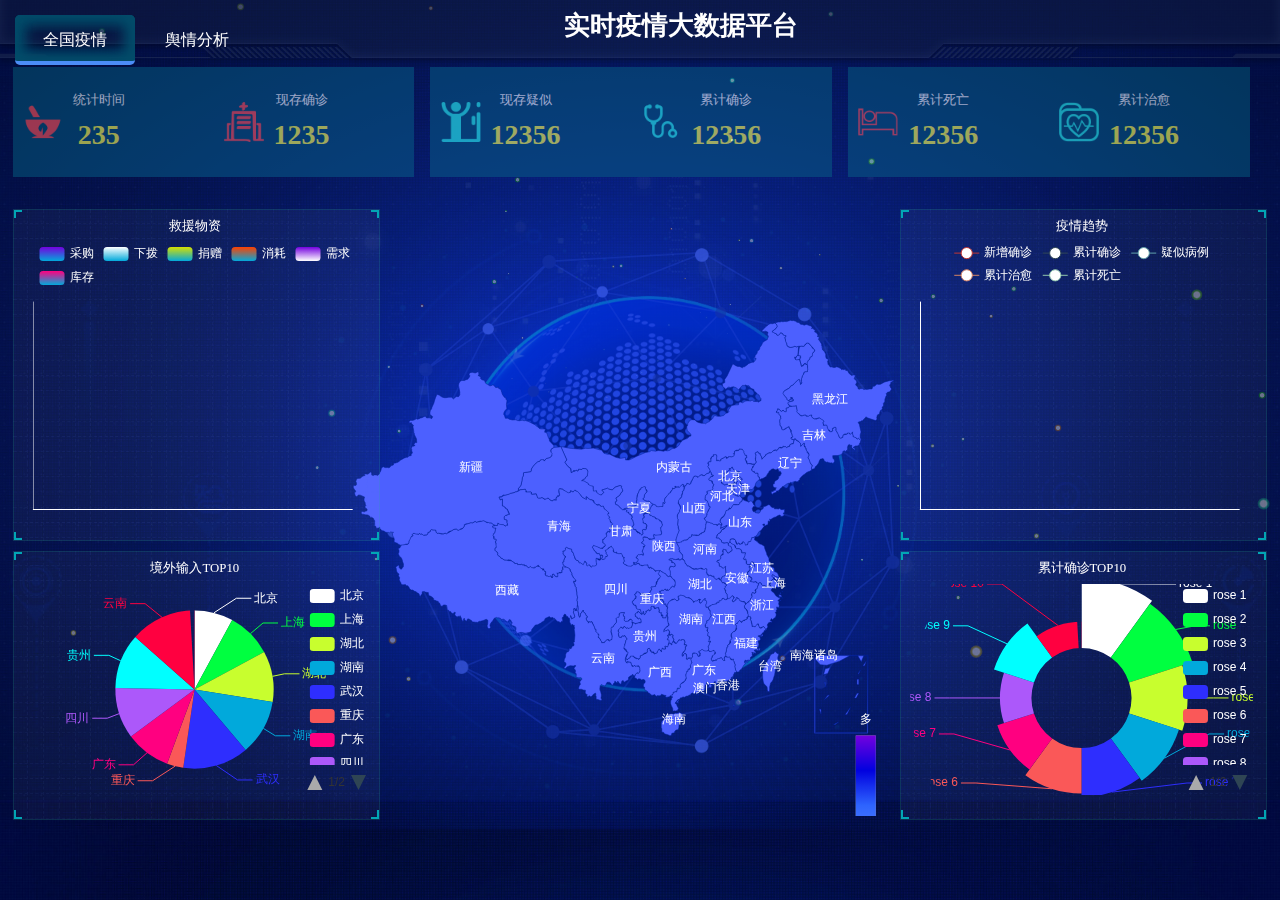
<file: webui/src/main/resources/static/index.html>
<!doctype html>
<html>

<head>
    <meta charset="utf-8">
    <title>实时疫情大数据平台</title>
    <script type="text/javascript" src="js/jquery.js"></script>
    <link rel="stylesheet" href="css/comon0.css">
    <link rel="stylesheet" href="css/index.css">
</head>
<script>
    $(window).load(function () {
        $(".loading").fadeOut();
        window.addEventListener("scroll",e=>{
            if(document.documentElement.scrollTop>window.innerHeight*0.5){
                e.preventDefault();
                console.log(window.innerHeight)
            //document.documentElement.scrollTop=window.innerHeight*0.5;
        }
        });
    })

    /****/
    $(document).ready(function () {
        var whei = $(window).width()
        $("html").css({ fontSize: whei / 20 })
        $(window).resize(function () {
            var whei = $(window).width()
            $("html").css({ fontSize: whei / 20 })
        });
    });
</script>
<script type="text/javascript" src="js/echarts.min.js"></script>
<!-- <script language="JavaScript" src="js/bar.js"></script> -->
<script language="JavaScript" src="js/js.js"></script>

<body>
<div class="canvas" style="opacity: .4;z-index: 0">
    <iframe frameborder="0" src="js/index.html" style="width: 100%; height: 800px"></iframe>
</div>
<div class="loading">
    <div class="loadbox"> <img src="picture/loading.gif"> 页面加载中... </div>
</div>
<div class="head">
    <div class="left nav">
        <ul>
            <li class="nav_active"><a href="index.html">全国疫情</a> </li>
<!--            <li><a href="#">城市疫情</a> </li>-->
<!--            <li><a href="#">趋势分析</a> </li>-->
            <li><a href="./sun.html">舆情分析</a> </li>
        </ul>
    </div>
    <h1>实时疫情大数据平台</h1>
    <div class="weather">
        <span id="showTime"></span>
    </div>

    <script>
        var t = null;
        t = setTimeout(time, 1000);//開始运行
        function time() {
            clearTimeout(t);//清除定时器
            dt = new Date();
            var y = dt.getFullYear();
            var mt = dt.getMonth() + 1;
            var day = dt.getDate();
            var h = dt.getHours();//获取时
            var m = dt.getMinutes();//获取分
            var s = dt.getSeconds();//获取秒
            document.getElementById("showTime").innerHTML = y + "年" + mt + "月" + day + "-" + h + "时" + m + "分" + s + "秒";
            t = setTimeout(time, 1000); //设定定时器，循环运行
        }

    </script>
</div>
<!-- 全国疫情表单 -->
<div class="con_div">
    <div class="con_div_text left">
        <div class="con_div_text01 left">
            <img src="./images/info_2.png" class="left text01_img" />
            <div class="left text01_div">
                <p>统计时间</p>
                <p id="datetime">235</p>
            </div>
        </div>
        <div class="con_div_text01 right">
<!--            <img src="./images/info_2.png" class="left text01_img" />-->
<!--            <div class="left text01_div">-->
<!--                <p>统计时间</p>-->
<!--                <p id="datetime">235</p>-->
<!--            </div>-->
            <img src="./images/info_1.png" class="left text01_img" />
            <div class="left text01_div">
                <p>现存确诊</p>
                <p class="que">1235</p>
            </div>
        </div>
    </div>
    <div class="con_div_text left">
        <div class="con_div_text01 left">
            <img src="./images/info_3.png" class="left text01_img" />
            <div class="left text01_div">
                <p>现存疑似</p>
                <p class="sky" id="suspectedCount">12356</p>
            </div>
        </div>
        <div class="con_div_text01 right">
            <img src="./images/info_4.png" class="left text01_img" />
            <div class="left text01_div">
                <p>累计确诊</p>
                <p class="sky" id="confirmedCount">12356</p>
            </div>
        </div>
    </div>
    <div class="con_div_text left">
        <div class="con_div_text01 left">
            <img src="./images/info_5.png" class="left text01_img" />
            <div class="left text01_div">
                <p>累计死亡</p>
                <p class="org" id="deadCount">12356</p>
            </div>
        </div>
        <div class="con_div_text01 right">
            <img src="./images/info_6.png" class="left text01_img" />
            <div class="left text01_div">
                <p>累计治愈</p>
                <p class="org" id="curedCount">12356</p>
            </div>
        </div>
    </div>
</div>

<div class="mainbox">
    <ul class="clearfix">
        <li>
            <div class="boxall" style="height: 5.2rem">
                <div class="alltitle">救援物资</div>
                <div class="allnav" id="echart1"></div>
                <div class="boxfoot"></div>
            </div>
            <div class="boxall" style="height: 4.2rem">
                <div class="alltitle">境外输入TOP10</div>
                <div class="allnav" id="echart2"></div>
                <div class="boxfoot"></div>
            </div>
        </li>
        <li>
            <div class="map">
                <div class="map1"><img src="picture/lbx.png"></div>
                <div class="map2"><img src="picture/jt.png"></div>
                <div class="map3"><img src="picture/map.png"></div>
                <div class="map4" id="map_1" style="z-index: 111"></div>
            </div>
        </li>
        <li>
            <div class="boxall" style="height:5.2rem">
                <div class="alltitle">疫情趋势</div>
                <div class="allnav" id="echart4"></div>
                <div class="boxfoot"></div>
            </div>
            <div class="boxall" style="height: 4.2rem">
                <div class="alltitle">累计确诊TOP10</div>
                <div class="allnav" id="echart5"></div>
                <div class="boxfoot"></div>
            </div>
        </li>
    </ul>
</div>
<div class="back"></div>

<script type="text/javascript" src="js/china.js"></script>
<script type="text/javascript" src="js/area.js"></script>
</body>

</html>
</file>
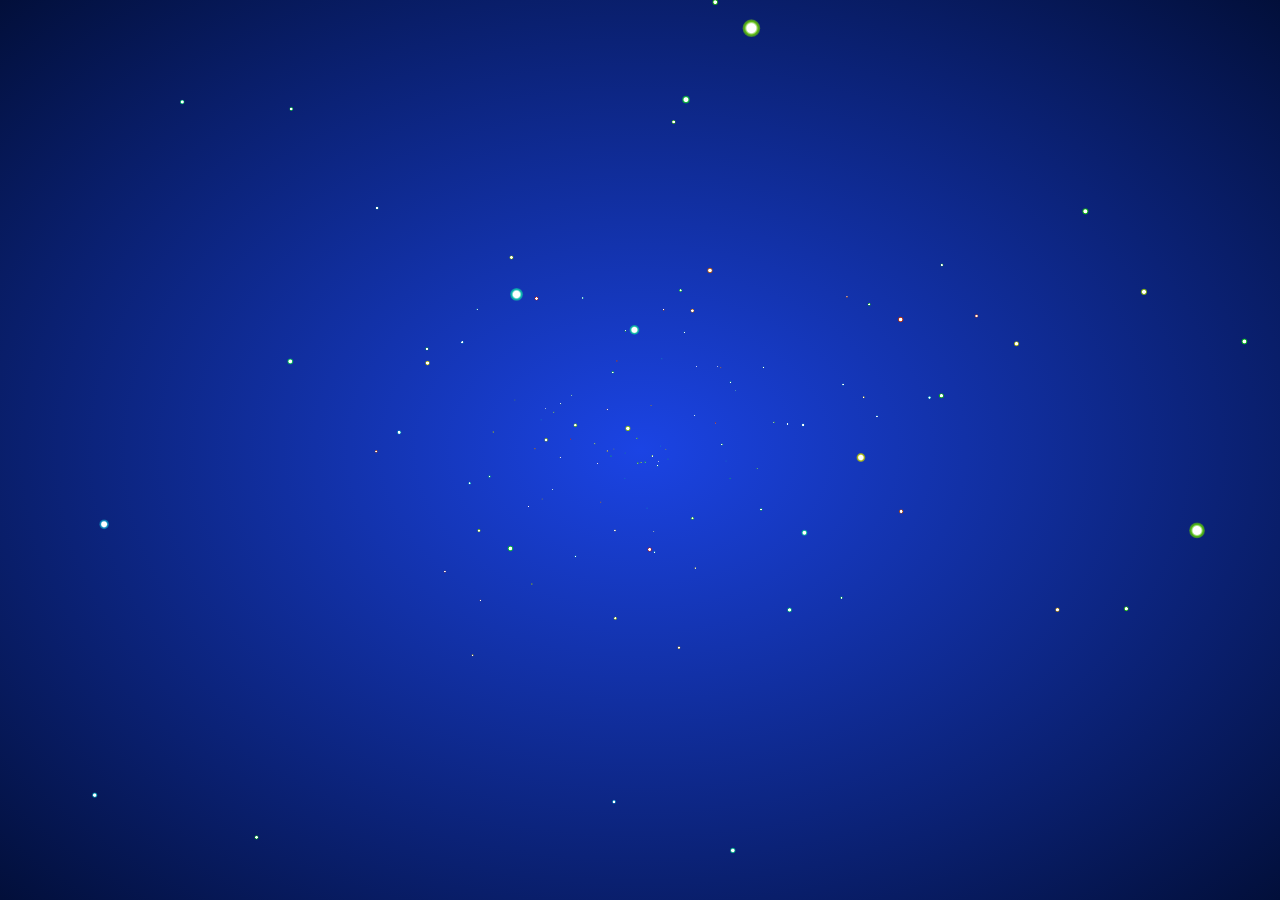
<file: webui/src/main/resources/static/js/index.html>
<html>
<head>
    <meta charset="utf-8">
    <title>xinghe</title>
    <style>
        html {
            height: 100%;
            background-image: -webkit-radial-gradient(ellipse farthest-corner at center center, #1b44e4 0%, #020f3a 100%);
            background-image: radial-gradient(ellipse farthest-corner at center center, #1b44e4 0%, #020f3a 100%);
            /*cursor: move;*/
        }

        body {
            width: 100%;
            margin: 0;
            overflow: hidden;
        }
    </style>
</head>

<body>


<canvas id="canv" width="1920" height="900"></canvas>
<script>
    var num = 200;
    var w = window.innerWidth;
    var h = window.innerHeight;
    var max = 100;
    var _x = 0;
    var _y = 0;
    var _z = 150;
    var dtr = function (d) {
        return d * Math.PI / 180;
    };

    var rnd = function () {
        return Math.sin(Math.floor(Math.random() * 360) * Math.PI / 180);
    };
    var dist = function (p1, p2, p3) {
        return Math.sqrt(Math.pow(p2.x - p1.x, 2) + Math.pow(p2.y - p1.y, 2) + Math.pow(p2.z - p1.z, 2));
    };

    var cam = {
        obj: {
            x: _x,
            y: _y,
            z: _z
        },
        dest: {
            x: 0,
            y: 0,
            z: 1
        },
        dist: {
            x: 0,
            y: 0,
            z: 200
        },
        ang: {
            cplane: 0,
            splane: 0,
            ctheta: 0,
            stheta: 0
        },
        zoom: 1,
        disp: {
            x: w / 2,
            y: h / 2,
            z: 0
        },
        upd: function () {
            cam.dist.x = cam.dest.x - cam.obj.x;
            cam.dist.y = cam.dest.y - cam.obj.y;
            cam.dist.z = cam.dest.z - cam.obj.z;
            cam.ang.cplane = -cam.dist.z / Math.sqrt(cam.dist.x * cam.dist.x + cam.dist.z * cam.dist.z);
            cam.ang.splane = cam.dist.x / Math.sqrt(cam.dist.x * cam.dist.x + cam.dist.z * cam.dist.z);
            cam.ang.ctheta = Math.sqrt(cam.dist.x * cam.dist.x + cam.dist.z * cam.dist.z) / Math.sqrt(cam.dist.x * cam.dist.x + cam.dist.y * cam.dist.y + cam.dist.z * cam.dist.z);
            cam.ang.stheta = -cam.dist.y / Math.sqrt(cam.dist.x * cam.dist.x + cam.dist.y * cam.dist.y + cam.dist.z * cam.dist.z);
        }
    };

    var trans = {
        parts: {
            sz: function (p, sz) {
                return {
                    x: p.x * sz.x,
                    y: p.y * sz.y,
                    z: p.z * sz.z
                };
            },
            rot: {
                x: function (p, rot) {
                    return {
                        x: p.x,
                        y: p.y * Math.cos(dtr(rot.x)) - p.z * Math.sin(dtr(rot.x)),
                        z: p.y * Math.sin(dtr(rot.x)) + p.z * Math.cos(dtr(rot.x))
                    };
                },
                y: function (p, rot) {
                    return {
                        x: p.x * Math.cos(dtr(rot.y)) + p.z * Math.sin(dtr(rot.y)),
                        y: p.y,
                        z: -p.x * Math.sin(dtr(rot.y)) + p.z * Math.cos(dtr(rot.y))
                    };
                },
                z: function (p, rot) {
                    return {
                        x: p.x * Math.cos(dtr(rot.z)) - p.y * Math.sin(dtr(rot.z)),
                        y: p.x * Math.sin(dtr(rot.z)) + p.y * Math.cos(dtr(rot.z)),
                        z: p.z
                    };
                }
            },
            pos: function (p, pos) {
                return {
                    x: p.x + pos.x,
                    y: p.y + pos.y,
                    z: p.z + pos.z
                };
            }
        },
        pov: {
            plane: function (p) {
                return {
                    x: p.x * cam.ang.cplane + p.z * cam.ang.splane,
                    y: p.y,
                    z: p.x * -cam.ang.splane + p.z * cam.ang.cplane
                };
            },
            theta: function (p) {
                return {
                    x: p.x,
                    y: p.y * cam.ang.ctheta - p.z * cam.ang.stheta,
                    z: p.y * cam.ang.stheta + p.z * cam.ang.ctheta
                };
            },
            set: function (p) {
                return {
                    x: p.x - cam.obj.x,
                    y: p.y - cam.obj.y,
                    z: p.z - cam.obj.z
                };
            }
        },
        persp: function (p) {
            return {
                x: p.x * cam.dist.z / p.z * cam.zoom,
                y: p.y * cam.dist.z / p.z * cam.zoom,
                z: p.z * cam.zoom,
                p: cam.dist.z / p.z
            };
        },
        disp: function (p, disp) {
            return {
                x: p.x + disp.x,
                y: -p.y + disp.y,
                z: p.z + disp.z,
                p: p.p
            };
        },
        steps: function (_obj_, sz, rot, pos, disp) {
            var _args = trans.parts.sz(_obj_, sz);
            _args = trans.parts.rot.x(_args, rot);
            _args = trans.parts.rot.y(_args, rot);
            _args = trans.parts.rot.z(_args, rot);
            _args = trans.parts.pos(_args, pos);
            _args = trans.pov.plane(_args);
            _args = trans.pov.theta(_args);
            _args = trans.pov.set(_args);
            _args = trans.persp(_args);
            _args = trans.disp(_args, disp);
            return _args;
        }
    };

    (function () {
        "use strict";
        var threeD = function (param) {
            this.transIn = {};
            this.transOut = {};
            this.transIn.vtx = (param.vtx);
            this.transIn.sz = (param.sz);
            this.transIn.rot = (param.rot);
            this.transIn.pos = (param.pos);
        };

        threeD.prototype.vupd = function () {
            this.transOut = trans.steps(
                this.transIn.vtx,
                this.transIn.sz,
                this.transIn.rot,
                this.transIn.pos,
                cam.disp
            );
        };

        var Build = function () {
            this.vel = 0.04;
            this.lim = 360;
            this.diff = 200;
            this.initPos = 100;
            this.toX = _x;
            this.toY = _y;
            this.go();
        };

        Build.prototype.go = function () {
            this.canvas = document.getElementById("canv");
            this.canvas.width = window.innerWidth;
            this.canvas.height = window.innerHeight;
            this.$ = canv.getContext("2d");
            this.$.globalCompositeOperation = 'source-over';
            this.varr = [];
            this.dist = [];
            this.calc = [];

            for (var i = 0, len = num; i < len; i++) {
                this.add();
            }

            this.rotObj = {
                x: 0,
                y: 0,
                z: 0
            };
            this.objSz = {
                x: w / 5,
                y: h / 5,
                z: w / 5
            };
        };

        Build.prototype.add = function () {
            this.varr.push(new threeD({
                vtx: {
                    x: rnd(),
                    y: rnd(),
                    z: rnd()
                },
                sz: {
                    x: 0,
                    y: 0,
                    z: 0
                },
                rot: {
                    x: 20,
                    y: -20,
                    z: 0
                },
                pos: {
                    x: this.diff * Math.sin(360 * Math.random() * Math.PI / 180),
                    y: this.diff * Math.sin(360 * Math.random() * Math.PI / 180),
                    z: this.diff * Math.sin(360 * Math.random() * Math.PI / 180)
                }
            }));
            this.calc.push({
                x: 360 * Math.random(),
                y: 360 * Math.random(),
                z: 360 * Math.random()
            });
        };

        Build.prototype.upd = function () {
            cam.obj.x += (this.toX - cam.obj.x) * 0.05;
            cam.obj.y += (this.toY - cam.obj.y) * 0.05;
        };

        Build.prototype.draw = function () {
            this.$.clearRect(0, 0, this.canvas.width, this.canvas.height);
            cam.upd();
            this.rotObj.x += 0.1;
            this.rotObj.y += 0.1;
            this.rotObj.z += 0.1;

            for (var i = 0; i < this.varr.length; i++) {
                for (var val in this.calc[i]) {
                    if (this.calc[i].hasOwnProperty(val)) {
                        this.calc[i][val] += this.vel;
                        if (this.calc[i][val] > this.lim) this.calc[i][val] = 0;
                    }
                }

                this.varr[i].transIn.pos = {
                    x: this.diff * Math.cos(this.calc[i].x * Math.PI / 180),
                    y: this.diff * Math.sin(this.calc[i].y * Math.PI / 180),
                    z: this.diff * Math.sin(this.calc[i].z * Math.PI / 180)
                };
                this.varr[i].transIn.rot = this.rotObj;
                this.varr[i].transIn.sz = this.objSz;
                this.varr[i].vupd();
                if (this.varr[i].transOut.p < 0) continue;
                var g = this.$.createRadialGradient(this.varr[i].transOut.x, this.varr[i].transOut.y, this.varr[i].transOut.p, this.varr[i].transOut.x, this.varr[i].transOut.y, this.varr[i].transOut.p * 2);
                this.$.globalCompositeOperation = 'lighter';
                g.addColorStop(0, 'hsla(255, 255%, 255%, 1)');
                g.addColorStop(.5, 'hsla(' + (i + 2) + ',85%, 40%,1)');
                g.addColorStop(1, 'hsla(' + (i) + ',85%, 40%,.5)');
                this.$.fillStyle = g;
                this.$.beginPath();
                this.$.arc(this.varr[i].transOut.x, this.varr[i].transOut.y, this.varr[i].transOut.p * 2, 0, Math.PI * 2, false);
                this.$.fill();
                this.$.closePath();
            }
        };
        Build.prototype.anim = function () {
            window.requestAnimationFrame = (function () {
                return window.requestAnimationFrame ||
                    function (callback, element) {
                        window.setTimeout(callback, 1000 / 60);
                    };
            })();
            var anim = function () {
                this.upd();
                this.draw();
                window.requestAnimationFrame(anim);

            }.bind(this);
            window.requestAnimationFrame(anim);
        };

        Build.prototype.run = function () {
            this.anim();
        };
        var app = new Build();
        app.run();
    })();
    window.addEventListener('resize', function () {
        canvas.width = w = window.innerWidth;
        canvas.height = h = window.innerHeight;
    }, false);
</script>
</body>
</html>
</file>
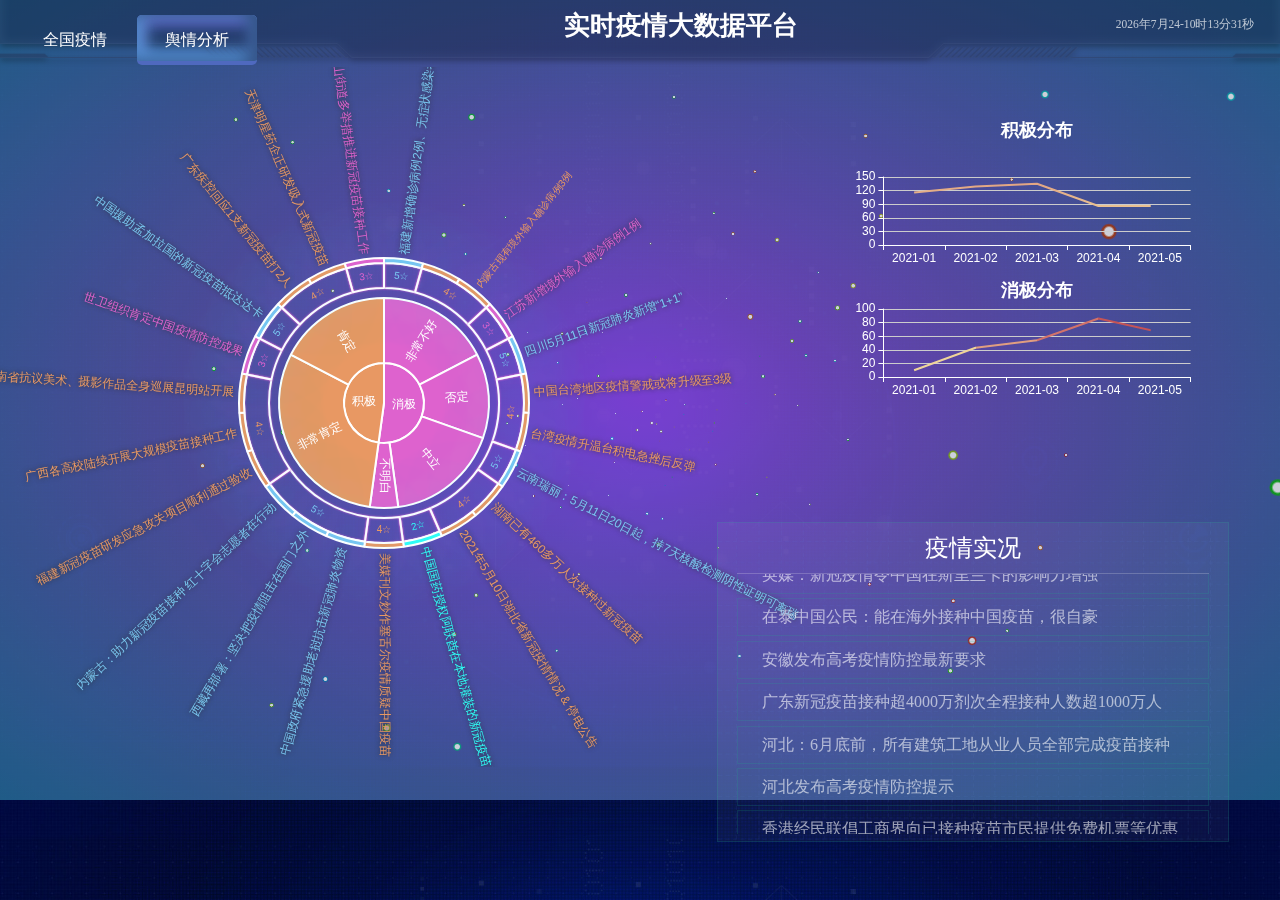
<file: webui/src/main/resources/static/sun.html>
<!DOCTYPE html>
<html lang="en">
<head>
    <meta charset="utf-8">
    <title>舆情分析</title>
    <script type="text/javascript" src="js/jquery.js"></script>
    <link rel="stylesheet" href="css/comon0.css">
    <link rel="stylesheet" href="css/index.css">
    <link rel="stylesheet" href="css/sun.css">
</head>
<script>
    $(window).load(function () {
        $(".loading").fadeOut();
        window.addEventListener("scroll", e => {
            if (document.documentElement.scrollTop > window.innerHeight * 0.5) {
                e.preventDefault();
                console.log(window.innerHeight)
                //document.documentElement.scrollTop=window.innerHeight*0.5;
            }
        });
    })

    /****/
    $(document).ready(function () {
        var whei = $(window).width()
        $("html").css({fontSize: whei / 20})
        $(window).resize(function () {
            var whei = $(window).width()
            $("html").css({fontSize: whei / 20})
        });
    });
</script>
<script type="text/javascript" src="js/echarts.min.js"></script>
<script language="JavaScript" src="js/js.js"></script>

<body>
<div class="canvas" style="opacity: .8;z-index: 0">
    <iframe frameborder="0" src="js/bei.html" style="width: 100%; height: 800px;"></iframe>
</div>
<div class="loading">
    <div class="loadbox"><img src="picture/loading.gif"> 页面加载中...</div>
</div>
<div class="head">
    <div class="left nav">
        <ul>
            <li><a href="index.html">全国疫情</a></li>
            <!--            <li><a href="#">城市疫情</a> </li>-->
            <!--            <li><a href="#">趋势分析</a> </li>-->
            <li class="nav_active"><a href="./sun.html">舆情分析</a></li>
        </ul>
    </div>
    <h1>实时疫情大数据平台</h1>
    <div class="weather">
        <span id="showTime"></span>
    </div>

    <script>
        var t = null;
        t = setTimeout(time, 1000);//開始运行
        function time() {
            clearTimeout(t);//清除定时器
            dt = new Date();
            var y = dt.getFullYear();
            var mt = dt.getMonth() + 1;
            var day = dt.getDate();
            var h = dt.getHours();//获取时
            var m = dt.getMinutes();//获取分
            var s = dt.getSeconds();//获取秒
            document.getElementById("showTime").innerHTML = y + "年" + mt + "月" + day + "-" + h + "时" + m + "分" + s + "秒";
            t = setTimeout(time, 1000); //设定定时器，循环运行
        }

    </script>
</div>
<div class="sun">
    <div id="sun"></div>
</div>

<div class="gradient" id="gradient">
    <script>
        var chartDom = document.getElementById('gradient');
        var myChart = echarts.init(chartDom);
        var option;

        var data = [["2021-01", 116], ["2021-02", 129], ["2021-03", 135], ["2021-04", 86], ["2021-05", 86]];
        var data2 = [["2021-01", 10], ["2021-02", 43], ["2021-03", 54], ["2021-04", 86], ["2021-05", 66]];

        var dateList = data.map(function (item) {
            return item[0];
        });
        var valueList = data.map(function (item) {
            return item[1];
        });
        var dateList2 = data2.map(function (item) {
            return item[0];
        });
        var valueList2 = data2.map(function (item) {
            return item[1];
        });

        option = {

            visualMap: [{
                show: false,
                type: 'continuous',
                seriesIndex: 0,
                min: 0,
                max: 400
            }, {
                show: false,
                type: 'continuous',
                seriesIndex: 1,
                dimension: 0,
                min: 0,
                max: dateList.length - 1
            }],


            title: [{
                left: 'center',
                text: '积极分布',
                textStyle: {
                    color: '#fff'
                }
            }, {
                top: '50%',
                left: 'center',
                text: '消极分布',
                textStyle: {
                    color: '#fff'
                }
            }],
            tooltip: {
                trigger: 'axis'
            },
            xAxis: [{
                data: dateList,
                axisLine: {
                    lineStyle: {
                        color: '#fff',
                    }
                }
            }, {
                data: dateList2,
                gridIndex: 1,
                axisLine: {
                    lineStyle: {
                        color: '#fff',
                    }
                }
            }],
            yAxis: [{
                axisLine: {
                    lineStyle: {
                        color: '#fff',
                    }
                }
            }, {
                gridIndex: 1,
                axisLine: {
                    lineStyle: {
                        color: '#fff',
                    }
                }
            }],
            grid: [{
                bottom: '60%'
            }, {
                top: '60%'
            }],
            series: [{
                type: 'line',
                showSymbol: false,
                data: valueList
            }, {
                type: 'line',
                showSymbol: false,
                data: valueList2,
                xAxisIndex: 1,
                yAxisIndex: 1
            }]
        };

        option && myChart.setOption(option);
    </script>
</div>

<div class="arousel" id="arousel">
    <div class="alltitle">疫情实况</div>
    <div class="wrap" id="wrap">
        <ul id="comment1">
            <li>
                <p>英媒：新冠疫情令中国在斯里兰卡的影响力增强</p>
            </li>
            <li>
                <p>在泰中国公民：能在海外接种中国疫苗，很自豪</p>
            </li>
            <li>
                <p>安徽发布高考疫情防控最新要求</p>
            </li>
            <li>
                <p>广东新冠疫苗接种超4000万剂次全程接种人数超1000万人</p>
            </li>
            <li>
                <p>河北：6月底前，所有建筑工地从业人员全部完成疫苗接种</p>
            </li>
            <li>
                <p>河北发布高考疫情防控提示</p>
            </li>
            <li>
                <p>香港经民联倡工商界向已接种疫苗市民提供免费机票等优惠</p>
            </li>
            <li>
                <p>北京秦皇岛企业商会慰问疫苗接种点医护工作者</p>
            </li>
        </ul>
        <ul id="comment2"></ul>
    </div>
</div>
<script type="text/javascript">
    window.onload = roll(40);

    function roll(t) {
        var ul1 = document.getElementById("comment1");
        var ul2 = document.getElementById("comment2");
        var ulbox = document.getElementById("wrap");
        ul2.innerHTML = ul1.innerHTML;
        ulbox.scrollTop = 0; // 开始无滚动时设为0
        var timer = setInterval(rollStart, t); // 设置定时器，参数t用在这为间隔时间（单位毫秒），参数t越小，滚动速度越快
        // 鼠标移入div时暂停滚动
        ulbox.onmouseover = function () {
            clearInterval(timer);
        }
        // 鼠标移出div后继续滚动
        ulbox.onmouseout = function () {
            timer = setInterval(rollStart, t);
        }
    }

    // 开始滚动函数
    function rollStart() {
        // 上面声明的DOM对象为局部对象需要再次声明
        var ul1 = document.getElementById("comment1");
        var ul2 = document.getElementById("comment2");
        var ulbox = document.getElementById("wrap");
        // 正常滚动不断给scrollTop的值+1,当滚动高度大于列表内容高度时恢复为0
        if (ulbox.scrollTop >= ul1.scrollHeight) {
            ulbox.scrollTop = 0;
        } else {
            ulbox.scrollTop++;
        }
    }
</script>
<script type="text/javascript" src="js/sun.js"></script>
</body>
</html>
</file>
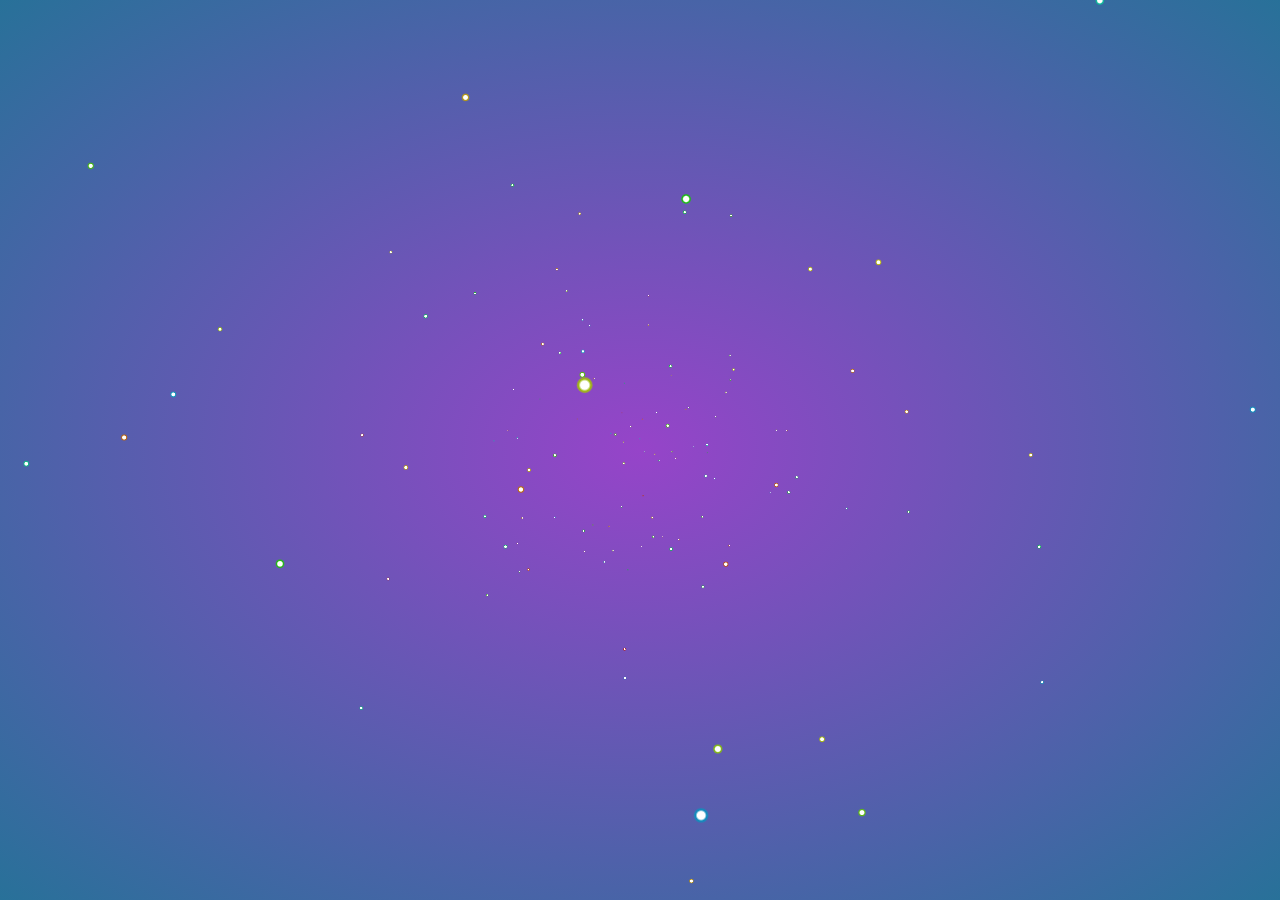
<file: webui/src/main/resources/static/js/bei.html>
<html>
<head>
    <meta charset="utf-8">
    <title>xinghe</title>
    <style>
        html {
            height: 100%;
            background-image: -webkit-radial-gradient(ellipse farthest-corner at center center, #f16696 0%, #8a42b4 100%);
            background-image: radial-gradient(ellipse farthest-corner at center center, #9644c9 0%, #287199 100%);
            /*cursor: move;*/
        }

        body {
            width: 100%;
            margin: 0;
            overflow: hidden;
        }
    </style>
</head>

<body>


<canvas id="canv" width="1920" height="900"></canvas>
<script>
    var num = 200;
    var w = window.innerWidth;
    var h = window.innerHeight;
    var max = 100;
    var _x = 0;
    var _y = 0;
    var _z = 150;
    var dtr = function (d) {
        return d * Math.PI / 180;
    };

    var rnd = function () {
        return Math.sin(Math.floor(Math.random() * 360) * Math.PI / 180);
    };
    var dist = function (p1, p2, p3) {
        return Math.sqrt(Math.pow(p2.x - p1.x, 2) + Math.pow(p2.y - p1.y, 2) + Math.pow(p2.z - p1.z, 2));
    };

    var cam = {
        obj: {
            x: _x,
            y: _y,
            z: _z
        },
        dest: {
            x: 0,
            y: 0,
            z: 1
        },
        dist: {
            x: 0,
            y: 0,
            z: 200
        },
        ang: {
            cplane: 0,
            splane: 0,
            ctheta: 0,
            stheta: 0
        },
        zoom: 1,
        disp: {
            x: w / 2,
            y: h / 2,
            z: 0
        },
        upd: function () {
            cam.dist.x = cam.dest.x - cam.obj.x;
            cam.dist.y = cam.dest.y - cam.obj.y;
            cam.dist.z = cam.dest.z - cam.obj.z;
            cam.ang.cplane = -cam.dist.z / Math.sqrt(cam.dist.x * cam.dist.x + cam.dist.z * cam.dist.z);
            cam.ang.splane = cam.dist.x / Math.sqrt(cam.dist.x * cam.dist.x + cam.dist.z * cam.dist.z);
            cam.ang.ctheta = Math.sqrt(cam.dist.x * cam.dist.x + cam.dist.z * cam.dist.z) / Math.sqrt(cam.dist.x * cam.dist.x + cam.dist.y * cam.dist.y + cam.dist.z * cam.dist.z);
            cam.ang.stheta = -cam.dist.y / Math.sqrt(cam.dist.x * cam.dist.x + cam.dist.y * cam.dist.y + cam.dist.z * cam.dist.z);
        }
    };

    var trans = {
        parts: {
            sz: function (p, sz) {
                return {
                    x: p.x * sz.x,
                    y: p.y * sz.y,
                    z: p.z * sz.z
                };
            },
            rot: {
                x: function (p, rot) {
                    return {
                        x: p.x,
                        y: p.y * Math.cos(dtr(rot.x)) - p.z * Math.sin(dtr(rot.x)),
                        z: p.y * Math.sin(dtr(rot.x)) + p.z * Math.cos(dtr(rot.x))
                    };
                },
                y: function (p, rot) {
                    return {
                        x: p.x * Math.cos(dtr(rot.y)) + p.z * Math.sin(dtr(rot.y)),
                        y: p.y,
                        z: -p.x * Math.sin(dtr(rot.y)) + p.z * Math.cos(dtr(rot.y))
                    };
                },
                z: function (p, rot) {
                    return {
                        x: p.x * Math.cos(dtr(rot.z)) - p.y * Math.sin(dtr(rot.z)),
                        y: p.x * Math.sin(dtr(rot.z)) + p.y * Math.cos(dtr(rot.z)),
                        z: p.z
                    };
                }
            },
            pos: function (p, pos) {
                return {
                    x: p.x + pos.x,
                    y: p.y + pos.y,
                    z: p.z + pos.z
                };
            }
        },
        pov: {
            plane: function (p) {
                return {
                    x: p.x * cam.ang.cplane + p.z * cam.ang.splane,
                    y: p.y,
                    z: p.x * -cam.ang.splane + p.z * cam.ang.cplane
                };
            },
            theta: function (p) {
                return {
                    x: p.x,
                    y: p.y * cam.ang.ctheta - p.z * cam.ang.stheta,
                    z: p.y * cam.ang.stheta + p.z * cam.ang.ctheta
                };
            },
            set: function (p) {
                return {
                    x: p.x - cam.obj.x,
                    y: p.y - cam.obj.y,
                    z: p.z - cam.obj.z
                };
            }
        },
        persp: function (p) {
            return {
                x: p.x * cam.dist.z / p.z * cam.zoom,
                y: p.y * cam.dist.z / p.z * cam.zoom,
                z: p.z * cam.zoom,
                p: cam.dist.z / p.z
            };
        },
        disp: function (p, disp) {
            return {
                x: p.x + disp.x,
                y: -p.y + disp.y,
                z: p.z + disp.z,
                p: p.p
            };
        },
        steps: function (_obj_, sz, rot, pos, disp) {
            var _args = trans.parts.sz(_obj_, sz);
            _args = trans.parts.rot.x(_args, rot);
            _args = trans.parts.rot.y(_args, rot);
            _args = trans.parts.rot.z(_args, rot);
            _args = trans.parts.pos(_args, pos);
            _args = trans.pov.plane(_args);
            _args = trans.pov.theta(_args);
            _args = trans.pov.set(_args);
            _args = trans.persp(_args);
            _args = trans.disp(_args, disp);
            return _args;
        }
    };

    (function () {
        "use strict";
        var threeD = function (param) {
            this.transIn = {};
            this.transOut = {};
            this.transIn.vtx = (param.vtx);
            this.transIn.sz = (param.sz);
            this.transIn.rot = (param.rot);
            this.transIn.pos = (param.pos);
        };

        threeD.prototype.vupd = function () {
            this.transOut = trans.steps(
                this.transIn.vtx,
                this.transIn.sz,
                this.transIn.rot,
                this.transIn.pos,
                cam.disp
            );
        };

        var Build = function () {
            this.vel = 0.04;
            this.lim = 360;
            this.diff = 200;
            this.initPos = 100;
            this.toX = _x;
            this.toY = _y;
            this.go();
        };

        Build.prototype.go = function () {
            this.canvas = document.getElementById("canv");
            this.canvas.width = window.innerWidth;
            this.canvas.height = window.innerHeight;
            this.$ = canv.getContext("2d");
            this.$.globalCompositeOperation = 'source-over';
            this.varr = [];
            this.dist = [];
            this.calc = [];

            for (var i = 0, len = num; i < len; i++) {
                this.add();
            }

            this.rotObj = {
                x: 0,
                y: 0,
                z: 0
            };
            this.objSz = {
                x: w / 5,
                y: h / 5,
                z: w / 5
            };
        };

        Build.prototype.add = function () {
            this.varr.push(new threeD({
                vtx: {
                    x: rnd(),
                    y: rnd(),
                    z: rnd()
                },
                sz: {
                    x: 0,
                    y: 0,
                    z: 0
                },
                rot: {
                    x: 20,
                    y: -20,
                    z: 0
                },
                pos: {
                    x: this.diff * Math.sin(360 * Math.random() * Math.PI / 180),
                    y: this.diff * Math.sin(360 * Math.random() * Math.PI / 180),
                    z: this.diff * Math.sin(360 * Math.random() * Math.PI / 180)
                }
            }));
            this.calc.push({
                x: 360 * Math.random(),
                y: 360 * Math.random(),
                z: 360 * Math.random()
            });
        };

        Build.prototype.upd = function () {
            cam.obj.x += (this.toX - cam.obj.x) * 0.05;
            cam.obj.y += (this.toY - cam.obj.y) * 0.05;
        };

        Build.prototype.draw = function () {
            this.$.clearRect(0, 0, this.canvas.width, this.canvas.height);
            cam.upd();
            this.rotObj.x += 0.1;
            this.rotObj.y += 0.1;
            this.rotObj.z += 0.1;

            for (var i = 0; i < this.varr.length; i++) {
                for (var val in this.calc[i]) {
                    if (this.calc[i].hasOwnProperty(val)) {
                        this.calc[i][val] += this.vel;
                        if (this.calc[i][val] > this.lim) this.calc[i][val] = 0;
                    }
                }

                this.varr[i].transIn.pos = {
                    x: this.diff * Math.cos(this.calc[i].x * Math.PI / 180),
                    y: this.diff * Math.sin(this.calc[i].y * Math.PI / 180),
                    z: this.diff * Math.sin(this.calc[i].z * Math.PI / 180)
                };
                this.varr[i].transIn.rot = this.rotObj;
                this.varr[i].transIn.sz = this.objSz;
                this.varr[i].vupd();
                if (this.varr[i].transOut.p < 0) continue;
                var g = this.$.createRadialGradient(this.varr[i].transOut.x, this.varr[i].transOut.y, this.varr[i].transOut.p, this.varr[i].transOut.x, this.varr[i].transOut.y, this.varr[i].transOut.p * 2);
                this.$.globalCompositeOperation = 'lighter';
                g.addColorStop(0, 'hsla(255, 255%, 255%, 1)');
                g.addColorStop(.5, 'hsla(' + (i + 2) + ',85%, 40%,1)');
                g.addColorStop(1, 'hsla(' + (i) + ',85%, 40%,.5)');
                this.$.fillStyle = g;
                this.$.beginPath();
                this.$.arc(this.varr[i].transOut.x, this.varr[i].transOut.y, this.varr[i].transOut.p * 2, 0, Math.PI * 2, false);
                this.$.fill();
                this.$.closePath();
            }
        };
        Build.prototype.anim = function () {
            window.requestAnimationFrame = (function () {
                return window.requestAnimationFrame ||
                    function (callback, element) {
                        window.setTimeout(callback, 1000 / 60);
                    };
            })();
            var anim = function () {
                this.upd();
                this.draw();
                window.requestAnimationFrame(anim);

            }.bind(this);
            window.requestAnimationFrame(anim);
        };

        Build.prototype.run = function () {
            this.anim();
        };
        var app = new Build();
        app.run();
    })();
    window.addEventListener('resize', function () {
        canvas.width = w = window.innerWidth;
        canvas.height = h = window.innerHeight;
    }, false);
</script>
</body>
</html>
</file>
<file: webui/src/main/resources/static/css/comon0.css>
﻿@charset "utf-8";
/* CSS Document */
*{
	-webkit-box-sizing: border-box;
	-moz-box-sizing: border-box;
	box-sizing: border-box}
*,body{padding:0px;	margin:0px;color: #222;font-family: "微软雅黑";}
@font-face{font-family:electronicFont;src:url(../font/DS-DIGIT.TTF)}
body{ background:#000d4a url(../images/bg.jpg) center top; background-size:cover;color:#666;font-size: .1rem;}
li{ list-style-type:none;}
table{}
i{ margin:0px; padding:0px; text-indent:0px;}
img{ border:none; max-width: 100%;}
a{ text-decoration:none; color:#399bff;}
a.active,a:focus{ outline:none!important; text-decoration:none;}
ol,ul,p,h1,h2,h3,h4,h5,h6{ padding:0; margin:0}
a:hover{ color:#06c; text-decoration: none!important}


.clearfix:after, .clearfix:before {
	display: table;
	content: " "
}
 .clearfix:after {
	clear: both
}
.pulll_left{float:left;}
.pulll_right{float:right;}
/*谷哥滚动条样式*/

  ::-webkit-scrollbar {width:5px;height:5px;position:absolute}
  ::-webkit-scrollbar-thumb {background-color:#5bc0de}
  ::-webkit-scrollbar-track {background-color:#ddd}

/***/
.canvas{position: absolute;  left: 0; top: 0; z-index: 1; width: 100% !important;height: 99% !important;}

.allnav{height: calc(100% - 30px);}
.loading{position:fixed; left:0; top:0; font-size:18px; z-index:100000000;width:100%; height:100%; background:#1a1a1c; text-align:center;}
.loadbox{position:absolute; width:160px;height:150px; color: #aaa; left:50%; top:50%; margin-top:-100px; margin-left:-75px;}
.loadbox img{ margin:10px auto; display:block; width:40px;}

.copyright{ background:rgba(19,31,64,.32); border: 1px solid rgba(255,255,255,.05); line-height:.5rem; text-align: center; padding-right: 15px; bottom: 0; color:rgba(255,255,255,.7); font-size: .16rem; }

.head{ height:1.05rem; background: url(../images/head_bg.png) no-repeat center center; background-size: 100% 100%; position: relative; z-index: 100;}
.head h1{ color:#fff; text-align: center; font-size: .4rem; line-height:.8rem;}
.head h1 img{ width:1.5rem; display: inline-block; vertical-align: middle; margin-right: .2rem}
.weather{ position:absolute; right:.3rem; top:0; line-height: .75rem;}
.weather img{ width:.37rem; display: inline-block; vertical-align: middle;}
.weather span{color:rgba(255,255,255,.7); font-size: .18rem; padding-right: .1rem;}
.mainbox{ padding:.1rem .1rem 0rem .1rem;}
.mainbox>ul{}
.mainbox>ul>li{ float: left; padding: 0 .1rem}

.mainbox>ul>li{ width: 30%;}
.mainbox>ul>li:nth-child(2){ width: 40%;padding: 0}

.boxall{ border: 1px solid rgba(25,186,139,.17); padding:0 .2rem .4rem .15rem;  background: rgba(255,255,255,.04) url(../images/line.png); background-size: 100% auto; position: relative; margin-bottom: .15rem; z-index: 10;}
.boxall:before,
.boxall:after{ position:absolute; width: .1rem; height: .1rem; content: "";  border-top: 2px solid #02a6b5; top: 0;}
.boxall:before,.boxfoot:before{border-left: 2px solid #02a6b5;left: 0;}
.boxall:after,.boxfoot:after{border-right: 2px solid #02a6b5; right: 0;}
.alltitle{ font-size:.2rem; color:#fff; text-align: center; line-height: .5rem;}

.boxfoot{ position:absolute; bottom: 0; width: 100%; left: 0;}
.boxfoot:before,
.boxfoot:after{ position:absolute; width: .1rem; height: .1rem;  content: "";border-bottom: 2px solid #02a6b5; bottom: 0;}

.bar{background:rgba(101,132,226,.1); padding: .15rem;}
.barbox li,.barbox2 li{ width:50%; text-align: center; position: relative; z-index: 100;}
.barbox:before,
.barbox:after{ position:absolute; width: .3rem; height: .1rem; content: ""; }
.barbox:before{border-left: 2px solid #02a6b5;left: 0;border-top: 2px solid #02a6b5; }
.barbox:after{border-right: 2px solid #02a6b5; right: 0; bottom: 0;border-bottom: 2px solid #02a6b5; }

.barbox li:first-child:before{ position:absolute; content: ""; height:50%; width: 1px; background: rgba(255,255,255,.2); right: 0; top: 25%;}

.barbox{  border: 1px solid rgba(25,186,139,.17); position: relative;}
.barbox li{ font-size: .7rem; color: #ffeb7b; padding: .05rem 0;  font-family:electronicFont; font-weight: bold;}
.barbox2 li{ font-size: .19rem; color:rgba(255,255,255,.7); padding-top: .1rem;}

.map{  position:relative; height: 7.2rem; z-index: 9;}
.map4{ width: 200%; height:500%;  position: relative; left: -20%; top: 4%; margin-top: .2rem; z-index: 5;}
.map1,.map2,.map3{ position:absolute; opacity: .8}
.map1{ width:8.03rem; z-index: 2;top:.35rem; animation: myfirst2 15s infinite linear;}
.map2{ width:6.66rem; top:.95rem; left:.8rem; z-index: 3; opacity: 0.2; animation: myfirst 10s infinite linear;}
.map3{ width:6.18rem; top:1.17rem; left: 1.0rem; z-index: 1;}

.tabs { text-align: center; padding: .1rem 0 0 0;}
.tabs a {
    position: relative;
    display: inline-block;
    margin-left: 1px;
    padding:.05rem .2rem;
    color: #898989;
    transition: all .3s ease-out 0s;
    font-size: 14px;
}
.tabs li{ display:inline-block;}
.tabs a:after {
    position: absolute;
    width: 1px;
    height: 10px;
    background-color: rgba(255,255,255,.1);
    content: '';
	 margin-left:0; right:-1px;    margin-top: 7px;
	
	
}
.mainbox{
	overflow: hidden;
}
.tabs li a.active {border: 1px solid rgba(25,186,139,.17); background: rgba(255,255,255,.05); color:#fff;}

.tit02{ text-align:center; margin: .1rem 0; position: relative}
.tit02 span{border: 1px solid rgba(25,186,139,.17); letter-spacing: 2px; padding: .01rem .2rem; background: rgba(255,255,255,.05);  font-size: .18rem;  color: #49bcf7;}
.tit02:before,.tit02:after{ position:absolute; width:26%; height: 1px;background: rgba(25,186,139,.2);  content: ""; top: .12rem;}
.tit02:after{ right:0;}
.tit02:before{ left:0;}

.wrap{ height:2.54rem; overflow: hidden;}
.wrap li{  line-height:.42rem; height:.42rem; font-size: .18rem; text-indent: .24rem; margin-bottom: .1rem; }
.wrap li p{border: 1px solid rgba(25,186,139,.17);color: rgba(255,255,255,.6); }
.sy{ float:left; width: 33%; height:95%; margin-top: .25rem;}


.adduser{ height:1.5rem; overflow: hidden;}
.adduser li{height:.5rem;}
.adduser img{ width: .40rem; border-radius: .5rem; margin-right: .1rem; display: inline-block; vertical-align: middle;}
.adduser span{  line-height:.5rem; font-size: .18rem;color: rgba(255,255,255,.6); }

.sycm ul{ margin-left:-.5rem;margin-right:-.5rem;  padding: .16rem 0;}
.sycm li{ float: left; width: 33.33%; text-align: center; position: relative}
.sycm li:before{ position:absolute; content: ""; height:30%; width: 1px; background: rgba(255,255,255,.1); right: 0; top: 15%;}
.sycm li:last-child:before{ width: 0;}

.sycm li h2{ font-size:.3rem; color: #c5ccff;}
.sycm li span{ font-size:.18rem; color: #fff; opacity: .5;}

@keyframes myfirst2
{
from {transform: rotate(0deg);}
to {transform: rotate(359deg);}
}

@keyframes myfirst
{
from {transform: rotate(0deg);}
to {transform: rotate(-359deg);}
}


/*Plugin CSS*/
.str_wrap {
	overflow:hidden;
	width:100%;
	position:relative;
	-moz-user-select: none;
	-khtml-user-select: none;
	user-select: none;  
	white-space:nowrap;
}


.str_move { 
	white-space:nowrap;
	position:absolute; 
	top:0; 
	left:0;
	cursor:move;
}
.str_move_clone {
	display:inline-block;
	vertical-align:top;
	position:absolute; 
	left:100%;
	top:0;
}
.str_vertical .str_move_clone {
	left:0;
	top:100%;
}
.str_down .str_move_clone {
	left:0;
	bottom:100%;
}
.str_vertical .str_move,
.str_down .str_move {
	white-space:normal;
	width:100%;
}
.str_static .str_move,
.no_drag .str_move,
.noStop .str_move{
	cursor:inherit;
}
.str_wrap img {
	max-width:none !important;	
}
</file>
<file: webui/src/main/resources/static/css/index.css>
h1{
    display: inline-block;
    position: relative;
    left: 24%;
}

.canvas {
    position: absolute;
    width: 100%;
    left: 0;
    top: 0;
    height: 99%;
    z-index: 1;
}

.nav_active {
    border-bottom: 4px solid #4b8df8;
    box-shadow: -10px 0px 15px #034c6a inset,  0px -10px 15px #034c6a inset,10px 0px 15px #034c6a inset, 0px 10px 15px #034c6a inset;
    box-sizing: border-box;
}

.nav>ul>li:nth-child(1){
    margin-left: 15px;
}

.nav>ul>li{
    display: inline-block;
    width: 120px;
    text-align: center;
    height: 50px;
    position: relative;
    line-height: 50px;
    margin-top: 15px;
    box-sizing: border-box;
    border-radius: 5px;
    z-index: 5;
}

.nav>ul>li:hover{
    box-shadow: -10px 0px 15px #034c6a inset,  0px -10px 15px #034c6a inset,10px 0px 15px #034c6a inset, 0px 10px 15px #034c6a inset;
}
.nav>ul>li>a {
    color: #ffffff;
    display: inline-block;
    padding: 0 5px 0 5px;
    font-size: 16px;
    text-decoration: none;
}

/* con_div */
.con_div {
    height: 110px;
    width: 98%;
    margin-left: 1%;
    margin-bottom: 25px;
}

.con_div_text {
    height: 100%;
    background-color: #034c6a;
    width: 32%;
    margin-right: 1.3%;
}

.con_div_text01 {
    width: 50%;
    height: 100%;
}
.left {
    float: left;
}
.right {
    float: right;
}
.text01_img {
    width: 40px;
    height: 40px;
    margin-left: 5%;
    margin-top: 35px;
}
.text01_div {
    margin-top: 15px;
    margin-left: 5%;
    text-align: center;
}
.text01_div p {
    line-height: 35px;
}
.text01_div p:nth-child(1) {
    font-size: 13px;
    color: #ffffff;
}
.text01_div p:nth-child(2) {
    font-size: 28px;
    color: #ffff43;
    font-weight: 600;
}

canvas{
    width: 100% !important;
    height: 100% !important;
}
</file>
<file: webui/src/main/resources/static/css/sun.css>
.sun {
    width: 100%;
    height: 700px;
    z-index: 1;
    overflow: hidden;
}
#sun{
    width: 120%;
    height: 120%;
    z-index: 1;

}

.arousel {
    width: 40%;
    height: 320px;
    z-index: 1;
    position: absolute;
    right: 4%;
    top: 58%;
    padding: 0 .3rem .3rem .3rem;
    border: 1px solid rgba(25, 186, 139, .17);
    background: rgba(255, 255, 255, .04) url(../images/line.png);
    background-size: 100% auto;
}

.alltitle {
    font-size: 24px;
    color: #fff;
    text-align: center;
    line-height: 50px;
    border-bottom: 1px solid rgba(255, 255, 255, .2);
}

.wrap {
    height: 260px;
    overflow: hidden;
}

.wrap li {
    line-height: 36px;
    height: 36px;
    font-size: 16px;
    text-indent: 24px;
    margin-bottom: .1rem;
}

.wrap li p {
    border: 1px solid rgba(25, 186, 139, .17);
    color: rgba(255, 255, 255, .6);
}

.nav_active {
    border-bottom: 4px solid #4f69bf;
    box-shadow: -10px 0px 15px #355589 inset,  0px -10px 15px #5392d5 inset,10px 0px 15px #5a82c7 inset, 0px 10px 15px #636dd2 inset;
    box-sizing: border-box;
}
.nav>ul>li:hover{
    box-shadow: -10px 0px 15px #7acee7 inset,  0px -10px 15px #3d66a3 inset,10px 0px 15px #566bd7 inset, 0px 10px 15px #8fb2e8 inset;
}

.gradient{
    width: 30%;
    height: 320px;
    z-index: 1;
    position: absolute;
    right: 4%;
    top: 13%;
}
</file>
